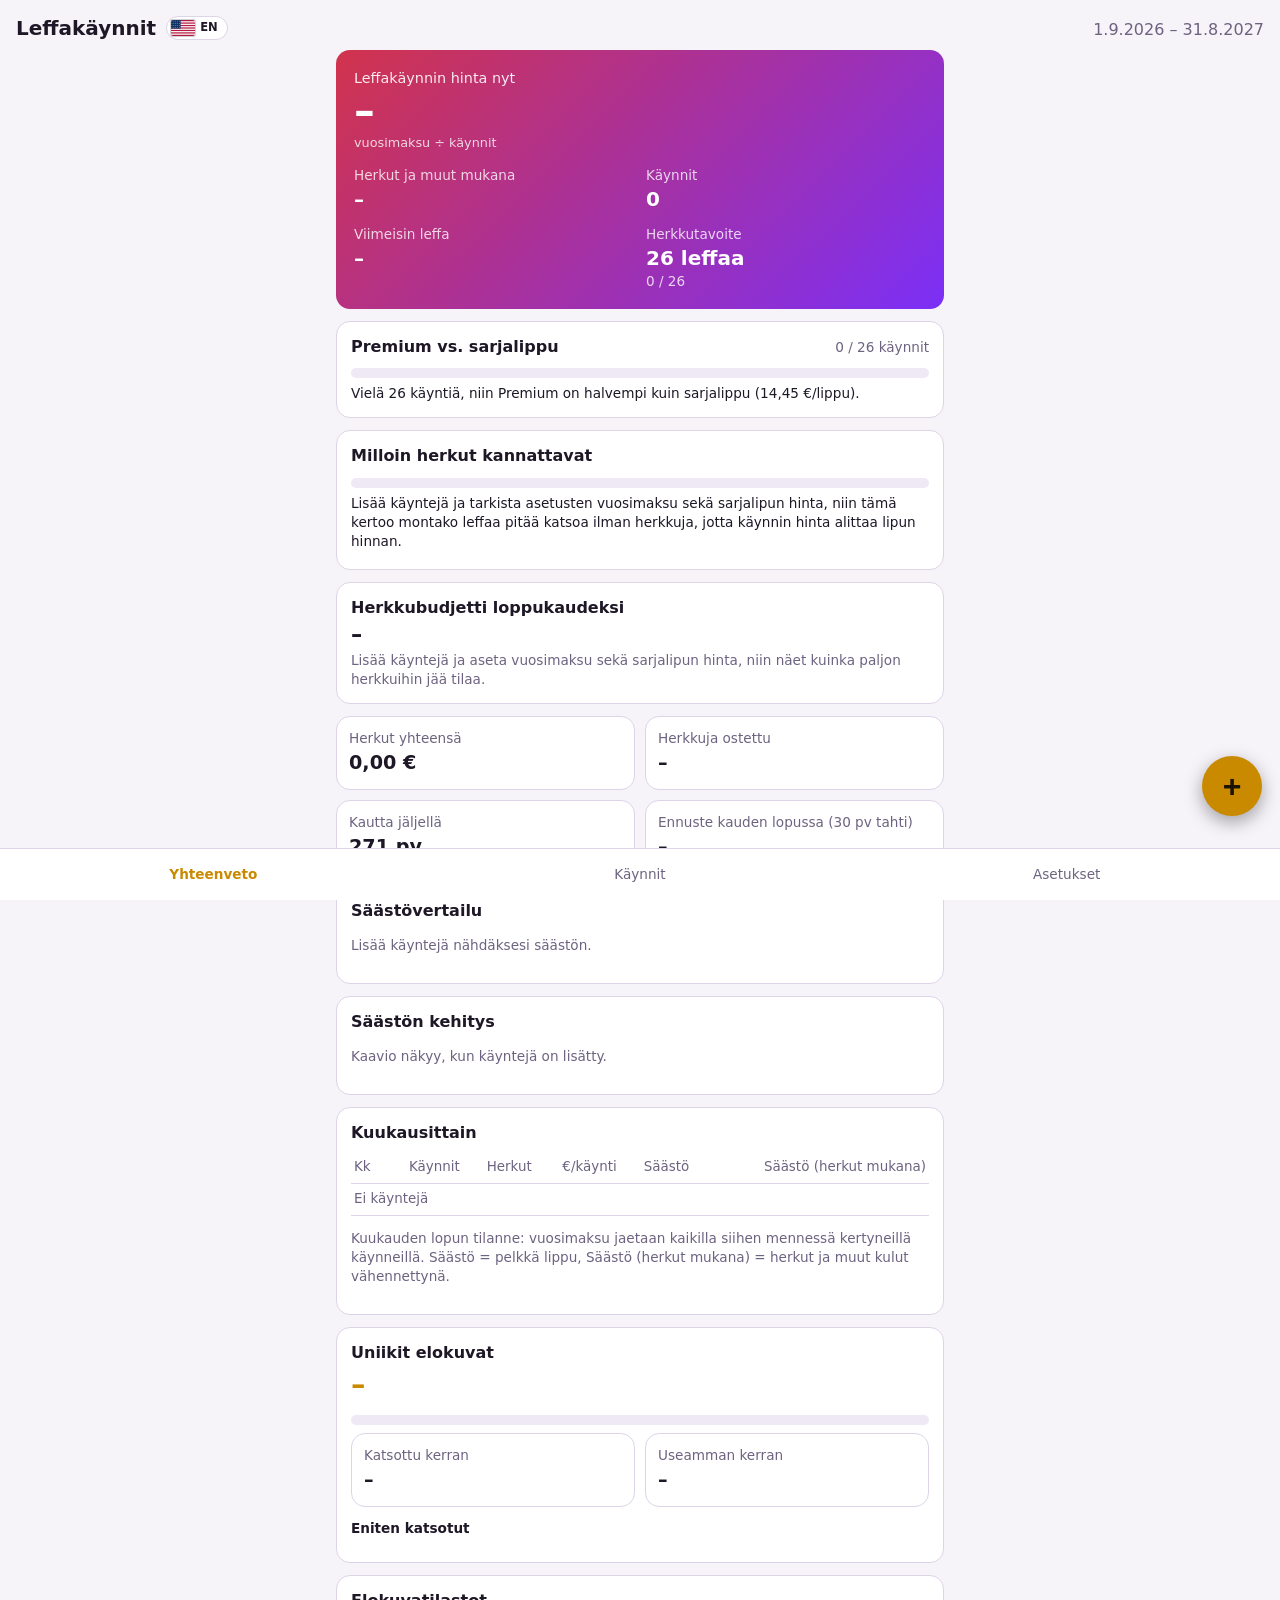
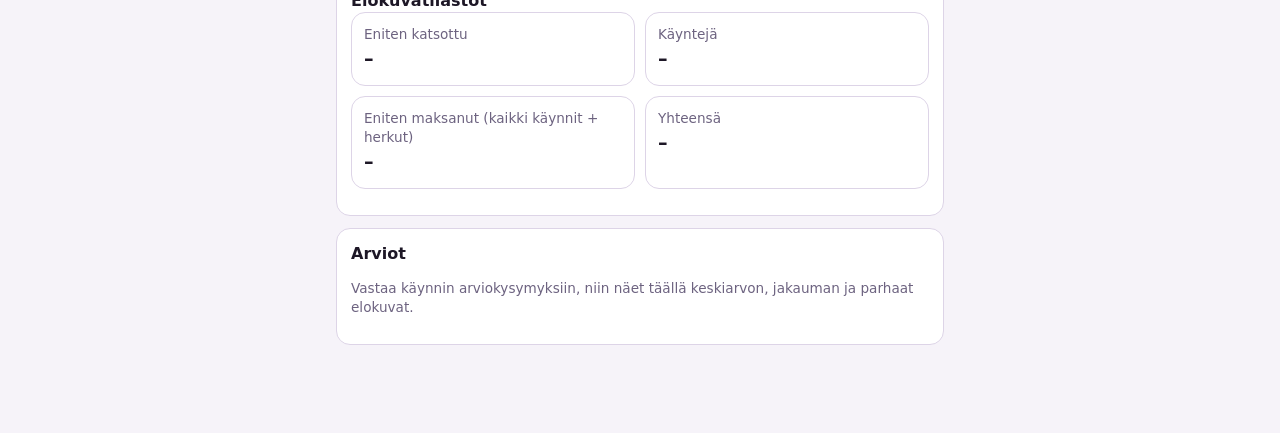
<file: index.html>
<!doctype html>
<html lang="fi">
<head>
  <meta charset="utf-8">
  <meta name="viewport" content="width=device-width, initial-scale=1, viewport-fit=cover">
  <meta name="theme-color" content="#14111a">
  <title>Leffakäynnit</title>
  <link rel="manifest" href="manifest.webmanifest">
  <link rel="icon" href="icon.svg" type="image/svg+xml">
  <link rel="apple-touch-icon" href="icon.svg">
  <link rel="stylesheet" href="style.css?v=30">
</head>
<body>
  <header class="top">
    <div class="top-left">
      <h1 data-i18n="appTitle">Leffakäynnit</h1>
      <button id="lang-toggle" class="lang-toggle" type="button" title="Vaihda englantiin" aria-label="Vaihda englantiin">
        <img id="lang-flag" src="flag-us.svg" alt="English" width="24" height="16">
        <span id="lang-toggle-label">EN</span>
      </button>
    </div>
    <span id="season-label" class="muted"></span>
  </header>

  <main>
    <!-- Yhteenveto -->
    <section id="view-summary" class="view active">
      <div class="hero">
        <div class="hero-label" data-i18n="heroLabel">Leffakäynnin hinta nyt</div>
        <div class="hero-value" id="h-movie">–</div>
        <div class="hero-sub" data-i18n="heroSub">vuosimaksu ÷ käynnit</div>
        <div class="hero-split">
          <div>
            <div class="small muted" data-i18n="snacksAndOther">Herkut ja muut mukana</div>
            <div class="big" id="h-total">–</div>
          </div>
          <div>
            <div class="small muted" data-i18n="visits">Käyntejä</div>
            <div class="big" id="h-count">0</div>
          </div>
          <div>
            <div class="small muted" data-i18n="latestMovie">Viimeisin leffa</div>
            <div class="big" id="h-latest">–</div>
            <div class="small muted" id="h-latest-sub"></div>
          </div>
          <div>
            <div class="small muted" data-i18n="treatGoal">Herkkutavoite</div>
            <div class="big" id="h-goal">–</div>
            <div class="small muted" id="h-goal-sub"></div>
          </div>
        </div>
      </div>

      <div id="date-warning" class="card warn" hidden></div>

      <div id="rollover" class="card warn" hidden>
        <strong data-i18n="rolloverTitle">Kausi on päättynyt</strong>
        <div class="small" id="rollover-text"></div>
        <div class="actions">
          <button id="rollover-settings" class="btn" type="button" data-i18n="rolloverSettings">Muokkaa asetuksia</button>
          <button id="rollover-advance" class="btn primary" type="button" data-i18n="rolloverAdvance">Kausi vuodella eteenpäin</button>
        </div>
      </div>

      <div class="card">
        <div class="row-between">
          <strong data-i18n="premiumVsTicket">Premium vs. sarjalippu</strong>
          <span id="be-label" class="muted small"></span>
        </div>
        <div class="bar"><div id="be-bar"></div></div>
        <div id="be-text" class="small"></div>
      </div>

      <div class="card">
        <div class="row-between">
          <strong data-i18n="treatGoalCard">Milloin herkut kannattavat</strong>
          <span id="sg-label" class="muted small"></span>
        </div>
        <div class="bar"><div id="sg-bar"></div></div>
        <div id="sg-text" class="small"></div>
        <div id="sg-budget" class="small muted"></div>
      </div>

      <div class="card" id="treat-allowance" hidden>
        <strong data-i18n="treatAllowanceTitle">Herkkubudjetti loppukaudeksi</strong>
        <div class="big" id="ta-value">–</div>
        <div class="small" id="ta-total"></div>
        <div class="small muted" id="ta-text"></div>
        <div class="small muted" id="ta-basis"></div>
      </div>

      <div class="grid">
        <div class="stat"><div class="muted small" data-i18n="snacksTotal">Herkut yhteensä</div><div class="val" id="s-snacks">–</div></div>
        <div class="stat"><div class="muted small" data-i18n="snacksBought">Herkkuja ostettu</div><div class="val" id="s-snacks-avg">–</div><div class="muted small" id="s-snacks-avg-sub"></div></div>
        <div class="stat"><div class="muted small" data-i18n="seasonLeft">Kautta jäljellä</div><div class="val" id="s-left">–</div></div>
        <div class="stat"><div class="muted small" data-i18n="forecastEnd">Ennuste kauden lopussa (30 pv tahti)</div><div class="val" id="s-proj">–</div></div>
      </div>

      <div class="card">
        <strong data-i18n="savingsVsTickets">Säästövertailu</strong>
        <div id="savings-compare"></div>
      </div>

      <div class="card">
        <strong data-i18n="accumulatedSavings">Säästön kehitys</strong>
        <div id="savings-chart" class="chart"></div>
      </div>

      <div class="card">
        <strong data-i18n="monthly">Kuukausittain</strong>
        <div id="snack-budget" class="small" hidden></div>
        <div id="visits-chart" class="chart"></div>
        <table class="months">
          <thead><tr>
            <th data-i18n="monthHdr">Kk</th><th data-i18n="visitsHdr">Käynnit</th><th data-i18n="snacksHdr">Herkut</th>
            <th data-i18n="perVisitHdr">€/käynti</th><th data-i18n="savingsHdr">Säästö</th><th data-i18n="plusSnacksHdr">Säästö (herkut mukana)</th>
          </tr></thead>
          <tbody id="months"></tbody>
        </table>
        <p class="small muted" data-i18n="monthlyFootnote">Kuukauden lopun tilanne: vuosimaksu jaetaan kaikilla siihen mennessä kertyneillä käynneillä. Säästö = pelkkä lippu, Säästö (herkut mukana) = herkut ja muut kulut vähennettynä.</p>
      </div>

      <div class="card">
        <div class="row-between">
          <strong data-i18n="uniqueMovies">Uniikit elokuvat</strong>
          <span id="unique-label" class="muted small"></span>
        </div>
        <div class="row-between">
          <div class="rating-avg" id="unique-count">–</div>
          <div class="small muted" id="unique-sub"></div>
        </div>
        <div class="bar"><div id="unique-bar"></div></div>
        <div class="grid unique-grid">
          <div class="stat"><div class="muted small" data-i18n="watchedOnce">Katsottu kerran</div><div class="val" id="unique-once">–</div></div>
          <div class="stat"><div class="muted small" data-i18n="watchedAgain">Useamman kerran</div><div class="val" id="unique-repeat">–</div></div>
        </div>
        <div class="small muted" id="unique-rewatches"></div>
        <div class="small"><strong data-i18n="topMovies">Eniten katsotut</strong></div>
        <ul class="rating-list" id="unique-top"></ul>
      </div>

      <div class="card">
        <strong data-i18n="movieStats">Elokuvatilastot</strong>
        <div class="grid">
          <div class="stat">
            <div class="muted small" data-i18n="mostWatched">Eniten katsottu</div>
            <div class="val" id="s-most-watched">–</div>
          </div>
          <div class="stat">
            <div class="muted small" data-i18n="visitCount">Käyntejä</div>
            <div class="val" id="s-most-watched-count">–</div>
          </div>
          <div class="stat">
            <div class="muted small" data-i18n="mostExpensive">Eniten maksanut (kaikki käynnit + herkut)</div>
            <div class="val" id="s-most-expensive">–</div>
          </div>
          <div class="stat">
            <div class="muted small" data-i18n="total">Yhteensä</div>
            <div class="val" id="s-most-expensive-total">–</div>
          </div>
        </div>
      </div>

      <div class="card">
        <strong data-i18n="ratings">Arviot</strong>
        <div id="ratings"></div>
      </div>
    </section>

    <!-- Käynnit -->
    <section id="view-list" class="view">
      <input id="search" type="search" placeholder="Hae elokuvaa…" data-i18n-placeholder="searchPlaceholder" autocomplete="off">
      <ul id="visits" class="visits"></ul>
      <p id="empty" class="muted center" hidden data-i18n="emptyVisits">Ei vielä käyntejä. Lisää ensimmäinen +-napista tai tuo Excel Asetuksista.</p>
    </section>

    <!-- Asetukset -->
    <section id="view-settings" class="view">
      <div class="card form">
        <strong data-i18n="langLabel">Kieli / Language</strong>
        <select id="lang-select" class="btn">
          <option value="fi" data-i18n="langFi">Suomi</option>
          <option value="en" data-i18n="langEn">English</option>
        </select>
      </div>
      <form id="settings-form" class="card form">
        <strong data-i18n="subscription">Tilaus ja hinnat</strong>
        <label><span data-i18n="annualFee">Premium-vuosimaksu (€)</span><input name="annualFee" type="number" step="0.01" min="0" inputmode="decimal" required></label>
        <label><span data-i18n="ticketPrice">Sarjalipun hinta vertailuun (€/lippu)</span><input name="ticketPrice" type="number" step="0.01" min="0" inputmode="decimal" required></label>
        <label><span data-i18n="seasonStart">Kausi alkaa</span><input name="seasonStart" type="date" required></label>
        <label><span data-i18n="seasonEnd">Kausi päättyy</span><input name="seasonEnd" type="date" required></label>
        <label><span data-i18n="feeDate">Vuosimaksun maksupäivä (valinnainen, säästökaavion nollapiste)</span><input name="feeDate" type="date"></label>
        <label><span data-i18n="snackBudget">Kuukausibudjetti herkuille (€/kk, 0 = ei budjettia)</span><input name="snackBudget" type="number" step="0.01" min="0" inputmode="decimal"></label>
        <label><span data-i18n="defaultTheater">Oletusteatteri (esitäytetään uusiin käynteihin)</span><input name="location" type="text" data-i18n-placeholder="defaultTheaterPlaceholder" placeholder="esim. Finnkino Tennispalatsi" list="locations"></label>
        <datalist id="locations"></datalist>
        <button type="submit" class="btn primary" data-i18n="save">Tallenna</button>
      </form>

      <div class="card form">
        <strong data-i18n="localFolder">Paikallinen kansio (vain tietokone)</strong>
        <p class="small muted" data-i18n="localFolderDesc">Chrome/Edge tietokoneella: varmuuskopiot tallentuvat valittuun kansioon, esim. OneDrive-synkronointikansioon.</p>
        <button id="pick-cloud-folder" class="btn" type="button" data-i18n="pickFolder">Valitse kansio</button>
        <p id="cloud-folder-status" class="small muted"></p>
        <label class="two">
          <input id="auto-cloud-save" type="checkbox">
          <span data-i18n="autoCloudSave">Tallenna kansioon automaattisesti joka muutoksen jälkeen</span>
        </label>
      </div>

      <div class="card form">
        <strong data-i18n="importExcel">Tuo käyntejä Excelistä</strong>
        <p class="small muted" data-i18n="importExcelDesc">Valitse Finnkino_Premium_Seuranta.xlsx. Sovellus lukee välilehden, jossa on sarakkeet Päivä, Elokuva ja Herkut €.</p>
        <input id="xlsx-file" type="file" accept=".xlsx,.xls,.csv">
        <div id="import-result" class="small"></div>
      </div>

      <div class="card form">
        <strong data-i18n="backup">Varmuuskopio</strong>
        <p class="small muted" data-i18n="backupDesc">Tiedot tallentuvat vain tähän selaimeen. Varmuuskopio tallentuu puhelimen tiedostoihin (Lataukset-kansio tai jakovalikko), ei selaimen välimuistiin.</p>
        <p id="backup-status" class="small muted"></p>
        <label class="two">
          <input id="auto-local-backup" type="checkbox">
          <span data-i18n="autoLocalBackup">Tallenna varmuuskopio puhelimeen automaattisesti kerran päivässä (muutoksen jälkeen)</span>
        </label>
        <div id="ios-hint" class="small muted" hidden data-i18n="iosHint">iPhone/iPad: lisää sovellus Koti-valikkoon (Jaa → Lisää Koti-valikkoon), jotta selain ei poista tietoja 7 päivän käyttämättömyyden jälkeen. Varmuuskopioi säännöllisesti (Lataa varmuuskopio → Mail).</div>
        <div class="actions">
          <button id="export-json" class="btn" type="button" data-i18n="downloadBackup">Lataa varmuuskopio (.json)</button>
          <button id="copy-backup" class="btn" type="button" data-i18n="copyClipboard">Kopioi varmuuskopio leikepöydälle</button>
        </div>
        <label class="btn file-btn" data-i18n="restoreBackup">Palauta varmuuskopio<input id="import-json" type="file" accept=".json,application/json" hidden></label>
        <button id="export-csv" class="btn" type="button" data-i18n="exportCsv">Vie CSV (Exceliin)</button>
        <button id="clear-all" class="btn danger" type="button" data-i18n="clearAll">Poista kaikki käynnit</button>
      </div>
    </section>
  </main>

  <button id="fab" class="fab" aria-label="Lisää käynti" data-i18n-aria="addVisit">+</button>

  <nav class="tabs">
    <button data-view="summary" class="active" data-i18n="tabsSummary">Yhteenveto</button>
    <button data-view="list" data-i18n="visits">Käynnit</button>
    <button data-view="settings" data-i18n="settings">Asetukset</button>
  </nav>

  <dialog id="visit-dialog">
    <form id="visit-form" method="dialog" class="form">
      <h2 id="dialog-title" data-i18n="newVisit">Uusi käynti</h2>
      <input type="hidden" name="id">
      <label><span data-i18n="dialogDate">Käyntipäivä</span><input name="date" type="date" required></label>
      <label>
        <span data-i18n="dialogMovie">Elokuva</span>
        <input name="title" type="text" required list="titles" autocomplete="off">
        <div id="title-suggestion" class="small" hidden></div>
      </label>
      <datalist id="titles"></datalist>
      <label><span data-i18n="dialogTheater">Teatteri (valinnainen)</span><input name="theater" type="text" list="theaters" autocomplete="off"></label>
      <datalist id="theaters"></datalist>
      <div class="two">
        <label><span data-i18n="dialogSnacks">Herkut yhteensä €</span><input name="snacks" type="text" inputmode="decimal" pattern="[0-9]*[.,]?[0-9]{0,2}" placeholder="0,00" data-i18n-placeholder="zeroAmount"></label>
        <label><span data-i18n="dialogOther">Muut kulut yhteensä €</span><input name="other" type="text" inputmode="decimal" pattern="[0-9]*[.,]?[0-9]{0,2}" placeholder="0,00" data-i18n-placeholder="zeroAmount"></label>
      </div>
      <div class="rating-field">
        <span data-i18n="dialogRating">Arvio (valinnainen)</span>
        <div class="small muted" data-i18n="ratingInstructions">Vastaa haluamiisi kysymyksiin. Kokonaisarvio lasketaan vastausten keskiarvona asteikolla 0–10.</div>
        <div id="rating-questions"></div>
        <input type="hidden" name="rating">
      </div>
      <label><span data-i18n="dialogNote">Muistiinpano</span><input name="note" type="text" placeholder="esim. 4DX, seuralainen…" data-i18n-placeholder="dialogNotePlaceholder"></label>
      <div id="visit-preview" class="small muted" hidden></div>
      <div class="actions">
        <button type="button" id="delete-visit" class="btn danger" hidden data-i18n="dialogDelete">Poista</button>
        <span class="spacer"></span>
        <button type="button" id="cancel-visit" class="btn" data-i18n="dialogCancel">Peruuta</button>
        <button type="submit" class="btn primary" data-i18n="save">Tallenna</button>
      </div>
    </form>
  </dialog>

  <div id="toast" class="toast" hidden></div>

  <script src="app.js?v=30"></script>
</body>
</html>
</file>
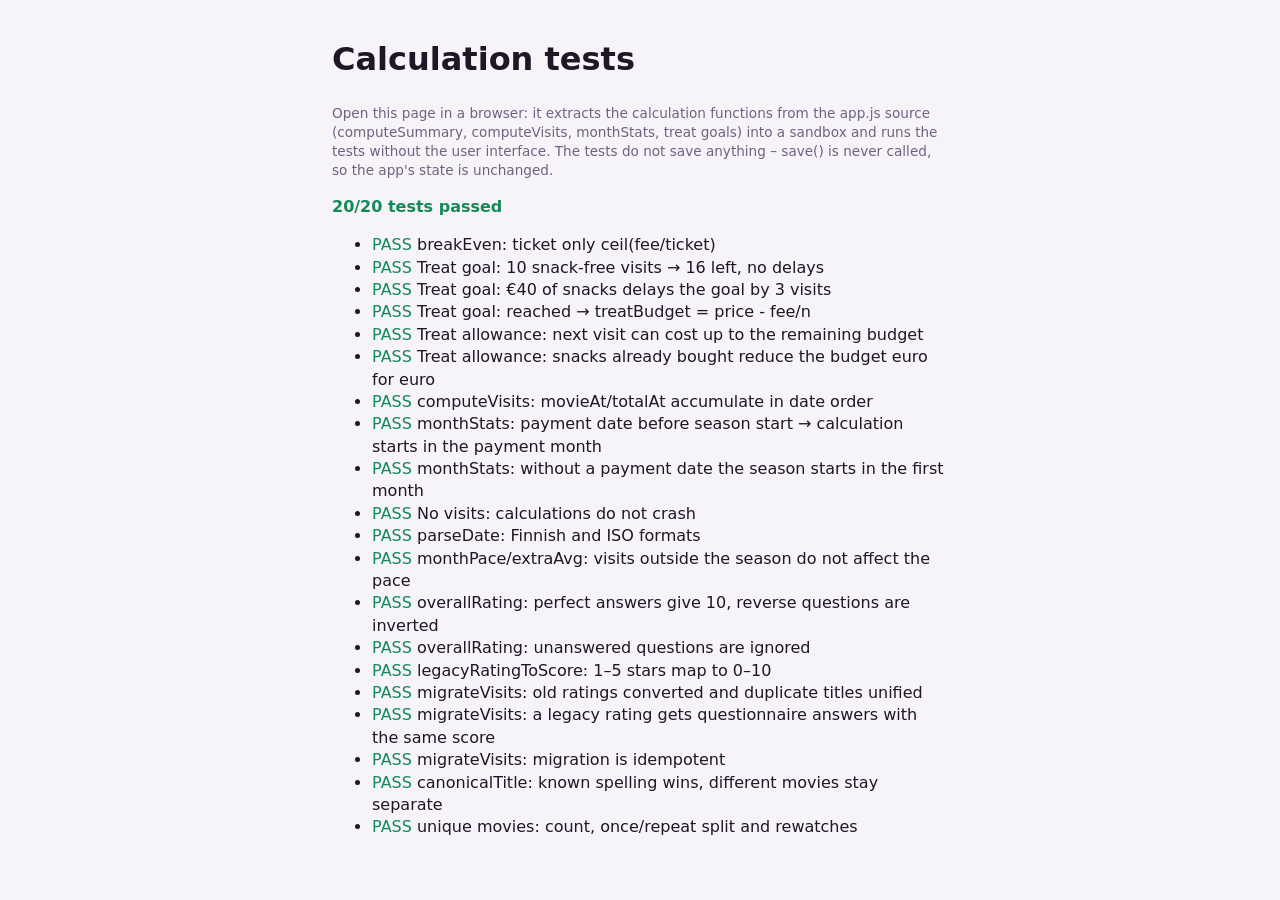
<file: tests.html>
<!doctype html>
<html lang="en">
<head>
  <meta charset="utf-8">
  <meta name="viewport" content="width=device-width, initial-scale=1">
  <meta name="robots" content="noindex">
  <title>Leffakäynnit – Calculation tests</title>
  <link rel="stylesheet" href="style.css?v=30">
</head>
<body style="max-width: 640px; margin: 0 auto; padding: 16px 12px;">
  <h1>Calculation tests</h1>
  <p class="small muted">Open this page in a browser: it extracts the calculation functions
    from the app.js source (computeSummary, computeVisits, monthStats, treat goals) into a
    sandbox and runs the tests without the user interface. The tests do not save anything –
    save() is never called, so the app's state is unchanged.</p>
  <div id="results"></div>
  <script src="tests.js?v=30"></script>
</body>
</html>
</file>
<file: style.css>
:root {
  --bg: #14111a;
  --surface: #1f1a28;
  --surface-2: #2a2335;
  --text: #f3eef8;
  --muted: #a99db8;
  --accent: #f5b301;
  --accent-2: #e8475f;
  --good: #3ecf8e;
  --bad: #ff6b6b;
  --border: #3a3147;
  --radius: 14px;
}
@media (prefers-color-scheme: light) {
  :root {
    --bg: #f6f3f9;
    --surface: #ffffff;
    --surface-2: #efe9f5;
    --text: #1d1726;
    --muted: #6d6380;
    --accent: #c98a00;
    --accent-2: #d1334c;
    --good: #138a59;
    --bad: #c62828;
    --border: #ddd4e7;
  }
}

* { box-sizing: border-box; }
html, body { margin: 0; }
body {
  background: var(--bg);
  color: var(--text);
  font: 16px/1.4 system-ui, -apple-system, "Segoe UI", Roboto, sans-serif;
  padding-bottom: calc(76px + env(safe-area-inset-bottom));
  -webkit-tap-highlight-color: transparent;
}
.top {
  display: flex; align-items: baseline; justify-content: space-between; gap: 8px;
  padding: calc(14px + env(safe-area-inset-top)) 16px 8px;
}
.top h1 { font-size: 1.25rem; margin: 0; }
.top-left { display: flex; align-items: center; gap: 10px; min-width: 0; }
.lang-toggle {
  display: inline-flex; align-items: center; gap: 5px; flex: none;
  border: 1px solid var(--border); border-radius: 999px; background: var(--surface);
  color: var(--text); font: inherit; font-size: .72rem; font-weight: 700; line-height: 1;
  padding: 3px 9px 3px 4px; cursor: pointer;
}
.lang-toggle img {
  display: block; width: 24px; height: 16px; border-radius: 2px;
  box-shadow: 0 0 0 1px rgba(0,0,0,.18);
}
.lang-toggle:hover { border-color: var(--accent); }
.lang-toggle:active { transform: scale(.96); }
main { padding: 0 16px; max-width: 640px; margin: 0 auto; }

.view { display: none; }
.view.active { display: block; }

.muted { color: var(--muted); }
.small { font-size: .85rem; }
.center { text-align: center; }
.row-between { display: flex; justify-content: space-between; align-items: baseline; gap: 8px; }

.hero {
  background: linear-gradient(135deg, var(--accent-2), #7b2ff7);
  color: #fff; border-radius: var(--radius); padding: 18px; margin-bottom: 12px;
}
.hero-label { opacity: .9; font-size: .9rem; }
.hero-value { font-size: 2.6rem; font-weight: 800; letter-spacing: -.02em; line-height: 1.1; }
.hero-sub { opacity: .8; font-size: .8rem; }
.hero-split { display: grid; grid-template-columns: 1fr 1fr; gap: 12px; margin-top: 14px; }
.hero-split .muted { color: rgba(255,255,255,.8); }
.hero-split .big { font-size: 1.25rem; overflow-wrap: anywhere; }
.hero-split .big.main { font-size: 1.4rem; }
.big { font-size: 1.4rem; font-weight: 700; }

.card {
  background: var(--surface); border: 1px solid var(--border);
  border-radius: var(--radius); padding: 14px; margin-bottom: 12px;
}
.grid { display: grid; grid-template-columns: 1fr 1fr; gap: 10px; margin-bottom: 12px; }
.stat { background: var(--surface); border: 1px solid var(--border); border-radius: var(--radius); padding: 12px; }
.stat .val { font-size: 1.2rem; font-weight: 700; margin-top: 2px; }
.good { color: var(--good); }
.bad { color: var(--bad); }

.bar { height: 10px; background: var(--surface-2); border-radius: 99px; overflow: hidden; margin: 10px 0 6px; }
.bar > div { height: 100%; width: 0; background: var(--good); border-radius: 99px; transition: width .4s; }

#sg-budget { margin-top: 4px; }

.chart { margin-top: 8px; }
.chart svg { width: 100%; height: auto; display: block; }
.chart text { fill: var(--muted); font-size: 10px; }
.legend { display: flex; flex-wrap: wrap; gap: 12px; color: var(--muted); }
.dot { display: inline-block; width: 10px; height: 10px; border-radius: 50%; margin-right: 5px; vertical-align: -1px; }

table.months { width: 100%; border-collapse: collapse; margin-top: 8px; font-size: .84rem; }
.months th, .months td { text-align: right; padding: 6px 3px; border-bottom: 1px solid var(--border); }
.months th:first-child, .months td:first-child { text-align: left; }
.months th { color: var(--muted); font-weight: 500; }

input[type=search], .form input {
  width: 100%; font: inherit; color: var(--text); background: var(--surface-2);
  border: 1px solid var(--border); border-radius: 10px; padding: 11px 12px;
}
input[type=search] { margin-bottom: 12px; background: var(--surface); }
input:focus { outline: 2px solid var(--accent); outline-offset: 0; }

.visits { list-style: none; margin: 0; padding: 0; }
.visit {
  background: var(--surface); border: 1px solid var(--border); border-radius: var(--radius);
  padding: 12px 14px; margin-bottom: 10px; display: grid; grid-template-columns: auto 1fr auto; gap: 4px 12px;
  align-items: center; cursor: pointer;
}
.visit:active { background: var(--surface-2); }
.visit .nro {
  grid-row: span 2; width: 38px; height: 38px; border-radius: 50%; background: var(--surface-2);
  display: grid; place-items: center; font-weight: 700; font-size: .9rem;
}
.visit .title { font-weight: 600; overflow: hidden; text-overflow: ellipsis; white-space: nowrap; }
.visit .meta { color: var(--muted); font-size: .8rem; }
.visit .price { text-align: right; grid-row: span 2; }
.visit .price b { display: block; font-size: 1.05rem; color: var(--accent); }
.visit .price span { font-size: .75rem; color: var(--muted); }
.visit .snack { color: var(--accent-2); }

.form { display: flex; flex-direction: column; gap: 10px; }
.form label { display: flex; flex-direction: column; gap: 4px; font-size: .85rem; color: var(--muted); }
.two { display: grid; grid-template-columns: 1fr 1fr; gap: 10px; }
.actions { display: flex; gap: 8px; align-items: center; margin-top: 4px; }
.spacer { flex: 1; }

.btn {
  font: inherit; font-weight: 600; color: var(--text); background: var(--surface-2);
  border: 1px solid var(--border); border-radius: 10px; padding: 11px 14px; cursor: pointer; text-align: center;
}
.btn.primary { background: var(--accent); color: #1a1300; border-color: transparent; }
.btn.danger { color: var(--bad); }
.file-btn { display: block; color: var(--text) !important; font-size: 1rem !important; }

.fab {
  position: fixed; right: 18px; bottom: calc(84px + env(safe-area-inset-bottom));
  width: 60px; height: 60px; border-radius: 50%; border: 0;
  background: var(--accent); color: #1a1300; font-size: 2rem; font-weight: 600; line-height: 1;
  box-shadow: 0 6px 18px rgba(0,0,0,.35); cursor: pointer;
}
.tabs {
  position: fixed; left: 0; right: 0; bottom: 0; display: grid; grid-template-columns: repeat(3, 1fr);
  background: var(--surface); border-top: 1px solid var(--border);
  padding-bottom: env(safe-area-inset-bottom);
}
.tabs button {
  font: inherit; font-size: .85rem; background: none; border: 0; color: var(--muted);
  padding: 16px 4px; cursor: pointer;
}
.tabs button.active { color: var(--accent); font-weight: 700; }

dialog {
  width: min(560px, calc(100vw - 24px)); max-height: calc(100vh - 24px);
  background: var(--surface); color: var(--text); border: 1px solid var(--border);
  border-radius: 18px; padding: 16px;
}
dialog::backdrop { background: rgba(0,0,0,.55); }
dialog h2 { margin: 0 0 4px; font-size: 1.15rem; }

.toast {
  position: fixed; left: 50%; transform: translateX(-50%); bottom: calc(160px + env(safe-area-inset-bottom));
  background: var(--text); color: var(--bg); padding: 10px 16px; border-radius: 99px; font-size: .9rem;
  max-width: calc(100vw - 32px);
}
.warn { border-color: var(--bad); background: color-mix(in srgb, var(--bad) 10%, var(--surface)); }
.visit.suspect { border-color: var(--bad); border-style: dashed; }
.visit.suspect .nro { background: var(--bad); color: #fff; }
.visit.suspect .meta { color: var(--bad); }
.chart .bar-value { fill: var(--text); font-size: 11px; font-weight: 700; }
.months.compare td:first-child { color: var(--muted); }
.months.compare th { font-size: .8rem; }
.rating-field { display: flex; flex-direction: column; gap: 4px; font-size: .85rem; color: var(--muted); }
.q-row { margin-top: 8px; }
.q-label { color: var(--text); font-weight: 600; }
.q-opts { display: flex; flex-wrap: wrap; gap: 4px; margin-top: 4px; }
.q-opt {
  font: inherit; font-size: .8rem; min-width: 40px; padding: 7px 9px; cursor: pointer;
  background: var(--surface-2); color: var(--muted); border: 1px solid var(--border); border-radius: 9px;
}
.q-opt:hover { border-color: var(--accent); }
.q-opt.on { background: var(--accent); color: #1a1300; border-color: transparent; font-weight: 700; }
.q-ends { display: flex; justify-content: space-between; width: 100%; max-width: 232px; font-size: .72rem; }
.rating-total { margin-top: 10px; color: var(--text); }
.rating-total strong { color: var(--accent); }
.link-btn {
  background: none; border: 0; padding: 0; font: inherit; font-weight: 700; color: var(--accent);
  text-decoration: underline; cursor: pointer;
}
.unique-grid { margin-top: 8px; }
.score-chip {
  display: inline-block; background: var(--surface-2); border: 1px solid var(--border);
  border-radius: 99px; padding: 0 7px; font-size: .8rem; font-weight: 700; color: var(--accent);
}
.q-avg-row {
  display: grid; grid-template-columns: minmax(84px, 1fr) 1fr 32px;
  align-items: center; gap: 8px; font-size: .8rem; margin-top: 6px;
}
.q-avg-count { margin-bottom: 4px; }
.rating-summary { display: flex; align-items: baseline; gap: 10px; margin: 6px 0 10px; }
.rating-avg { font-size: 1.8rem; font-weight: 800; color: var(--accent); }
.dist { display: flex; flex-direction: column; gap: 4px; margin-bottom: 12px; }
.dist-row { display: grid; grid-template-columns: 40px 1fr 24px; align-items: center; gap: 8px; font-size: .8rem; }
.dist-row span:last-child { text-align: right; color: var(--muted); }
.dist-bar { height: 8px; background: var(--surface-2); border-radius: 99px; overflow: hidden; }
.dist-bar > div { height: 100%; background: var(--accent); border-radius: 99px; }
.rating-list { list-style: none; margin: 4px 0 10px; padding: 0; font-size: .9rem; }
.rating-list li { padding: 4px 0; border-bottom: 1px solid var(--border); }
</file>
